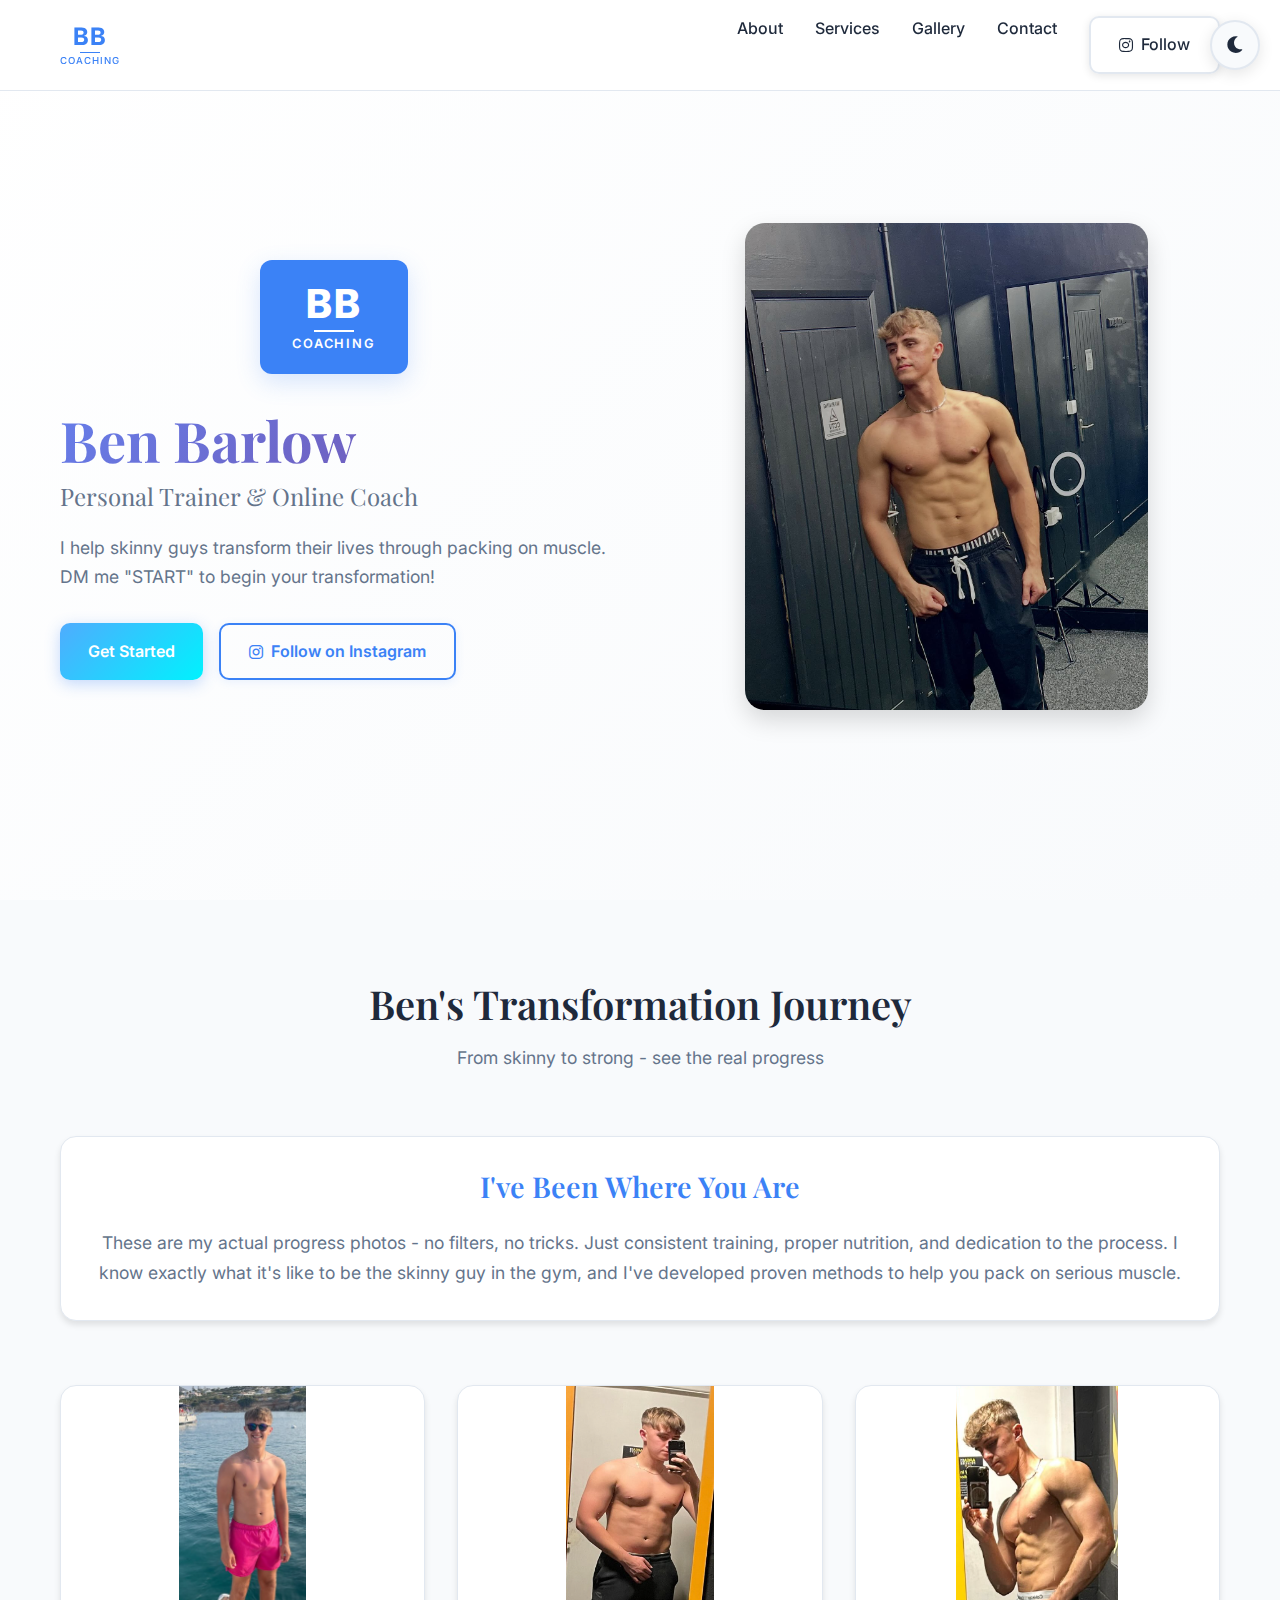
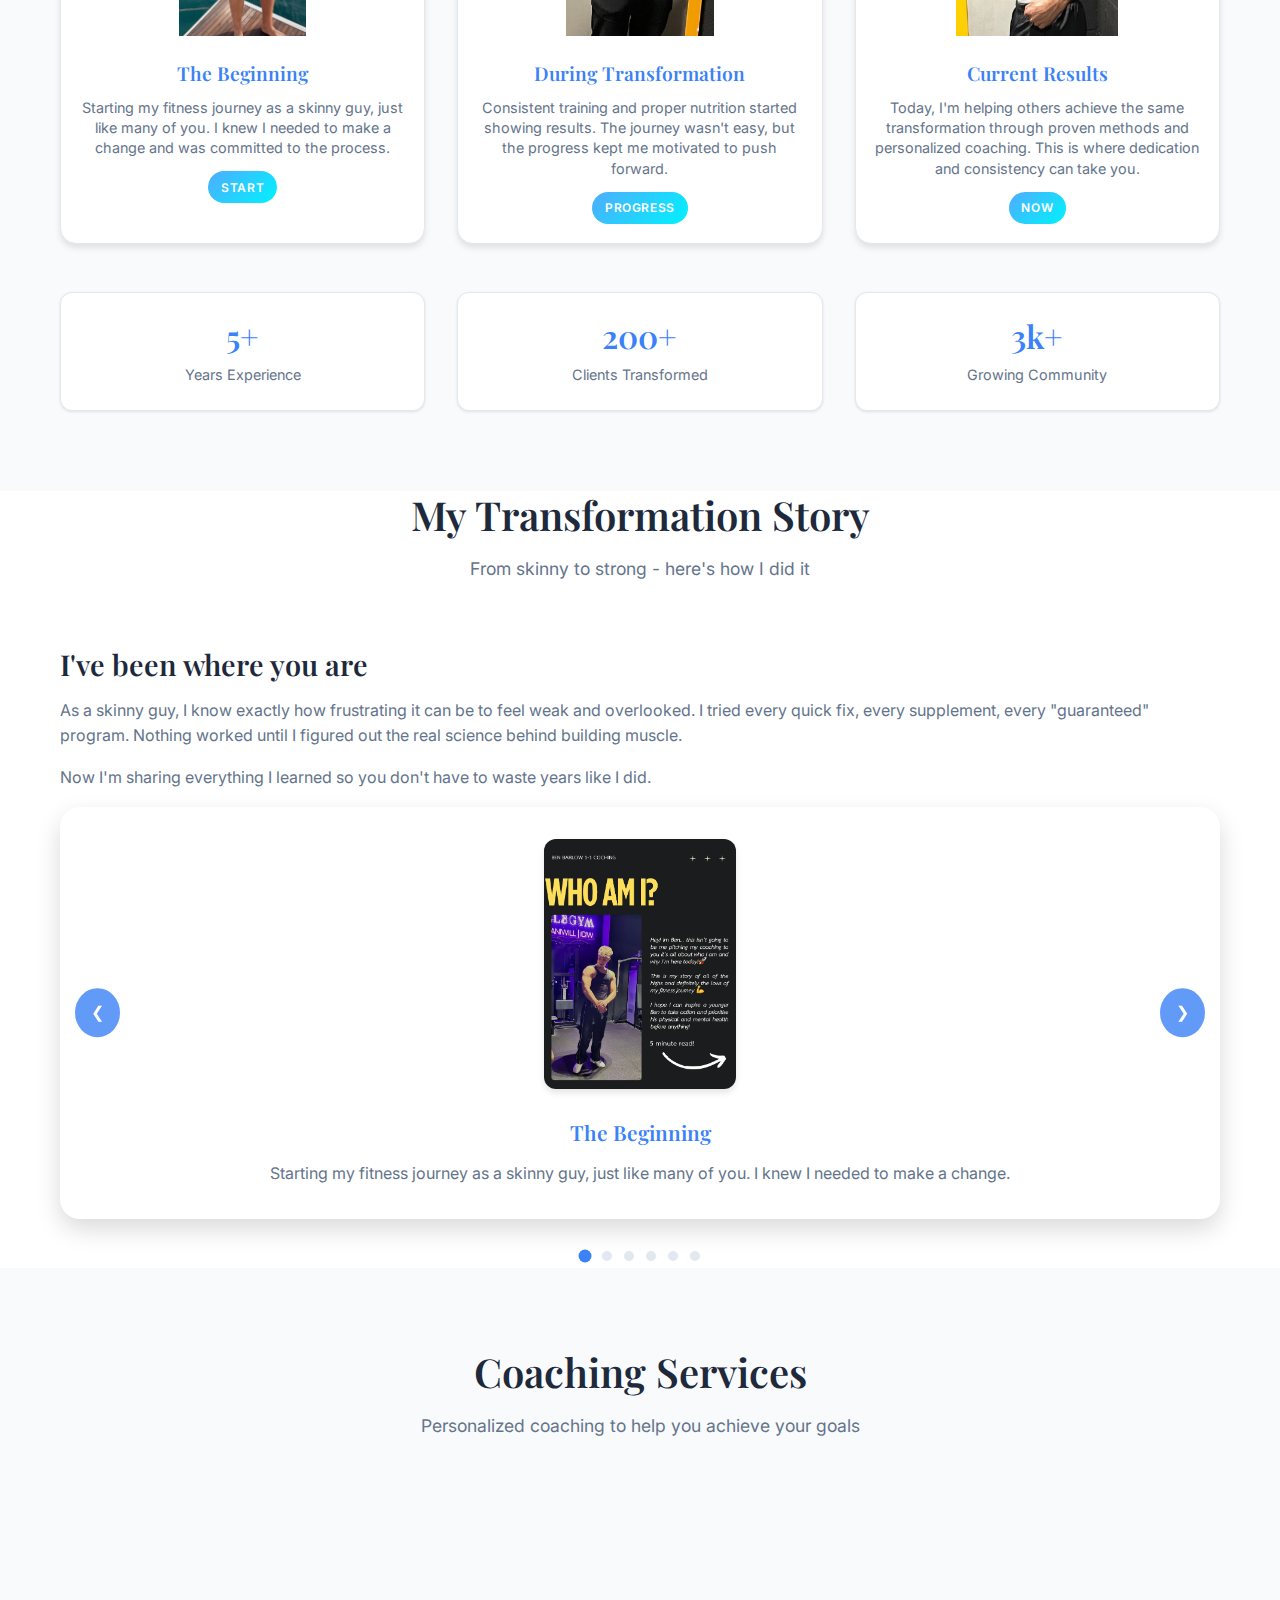
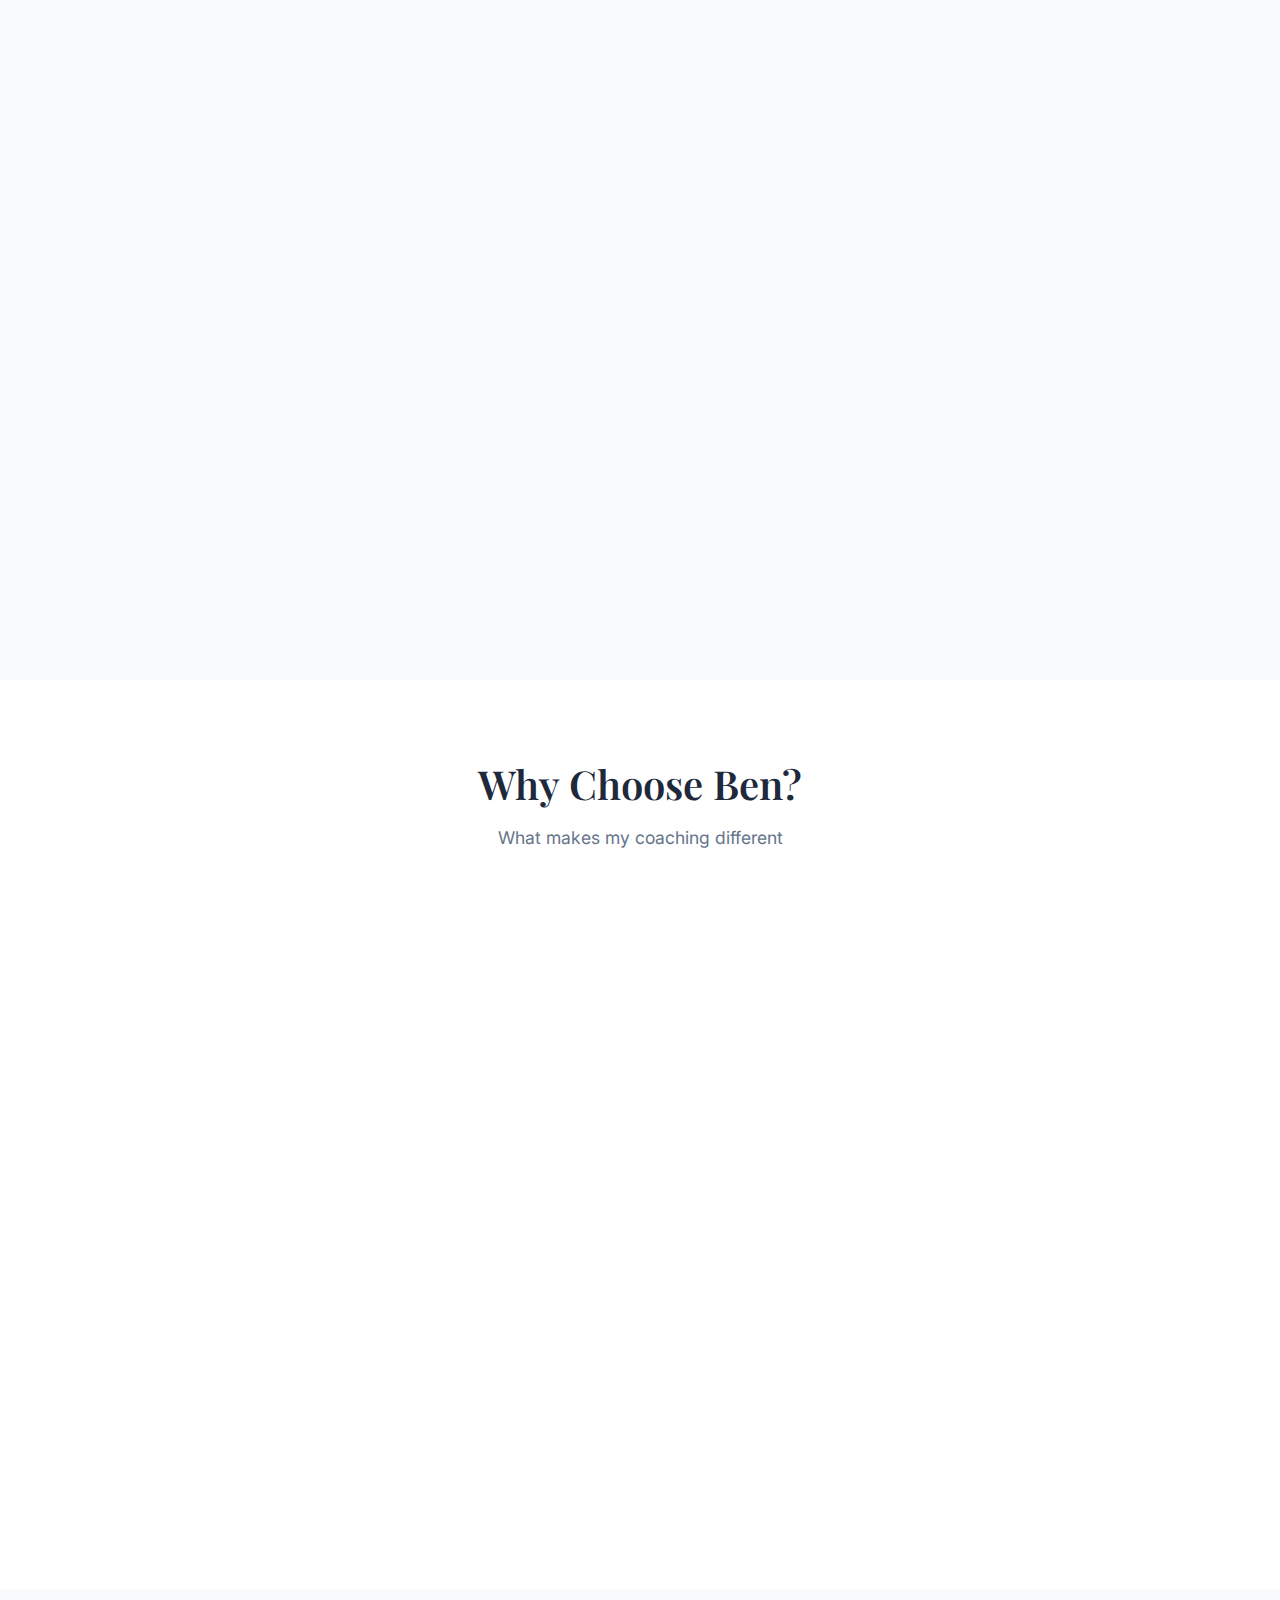
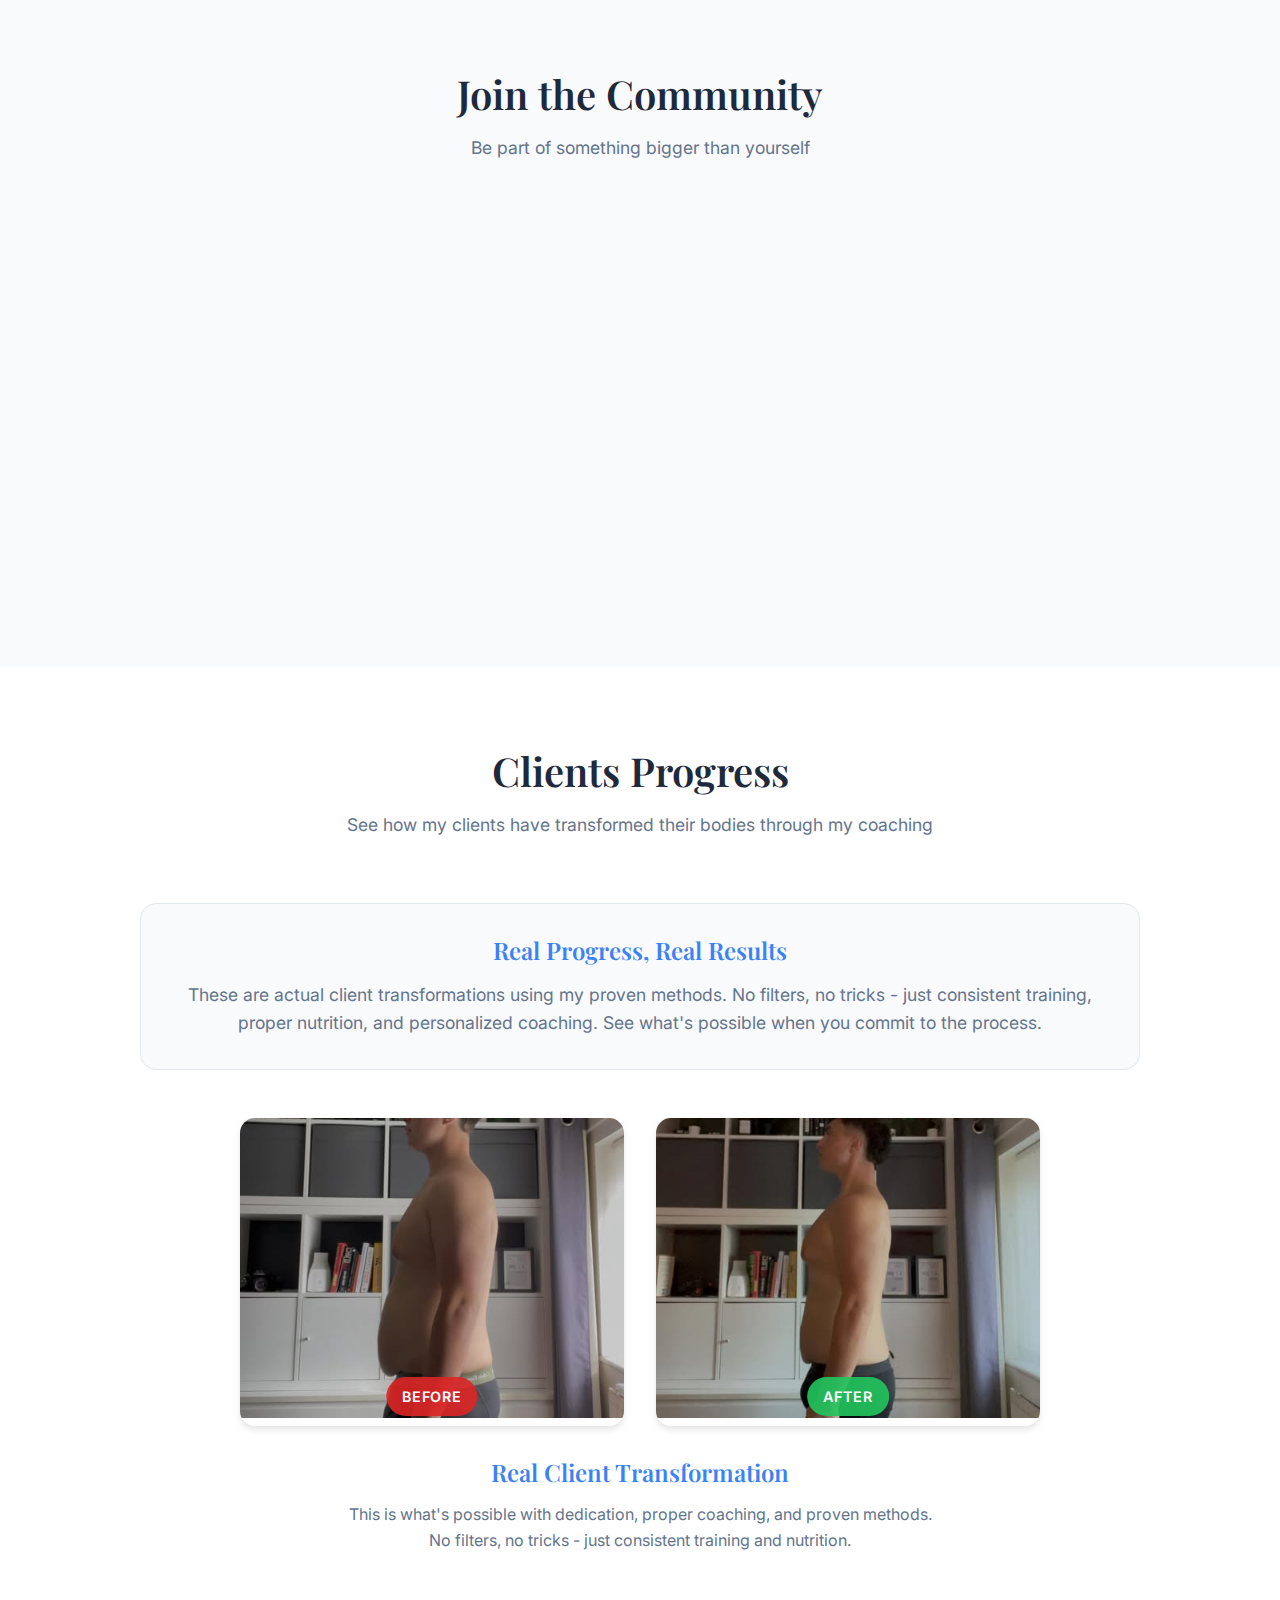
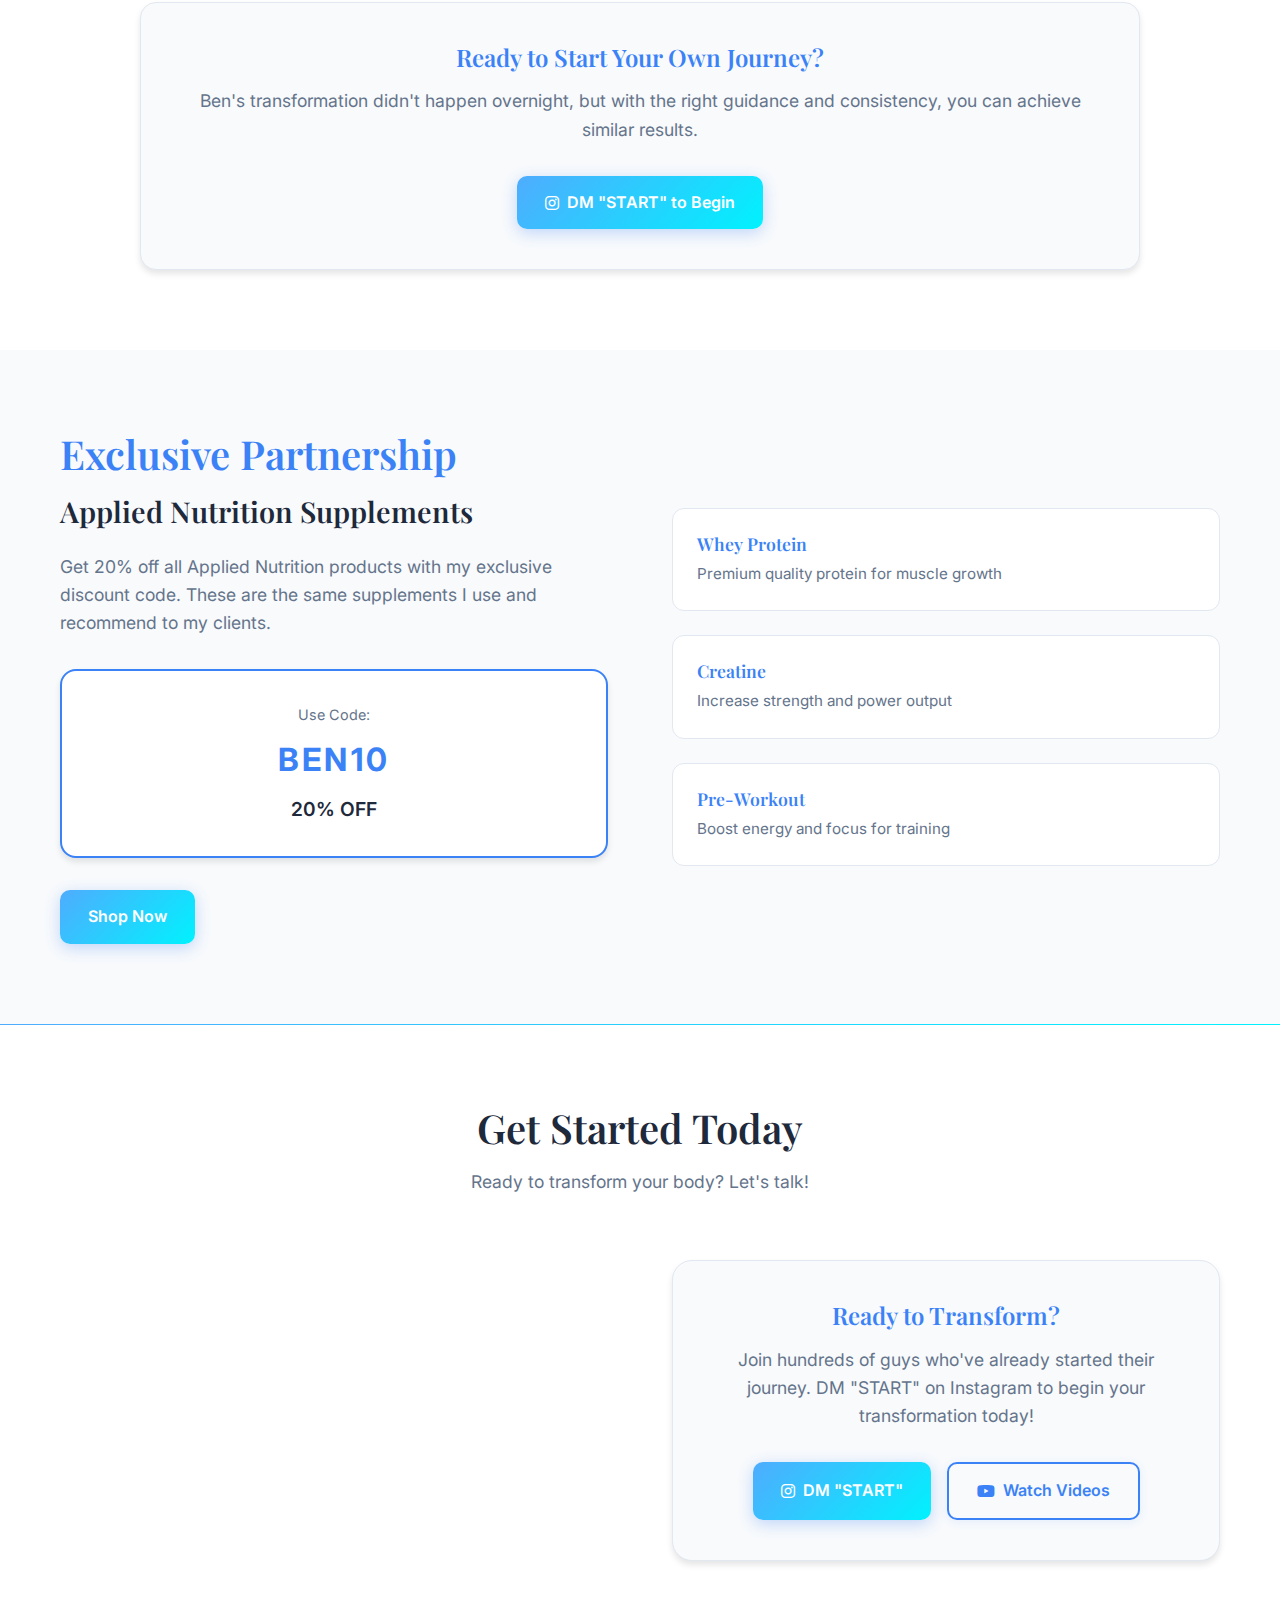
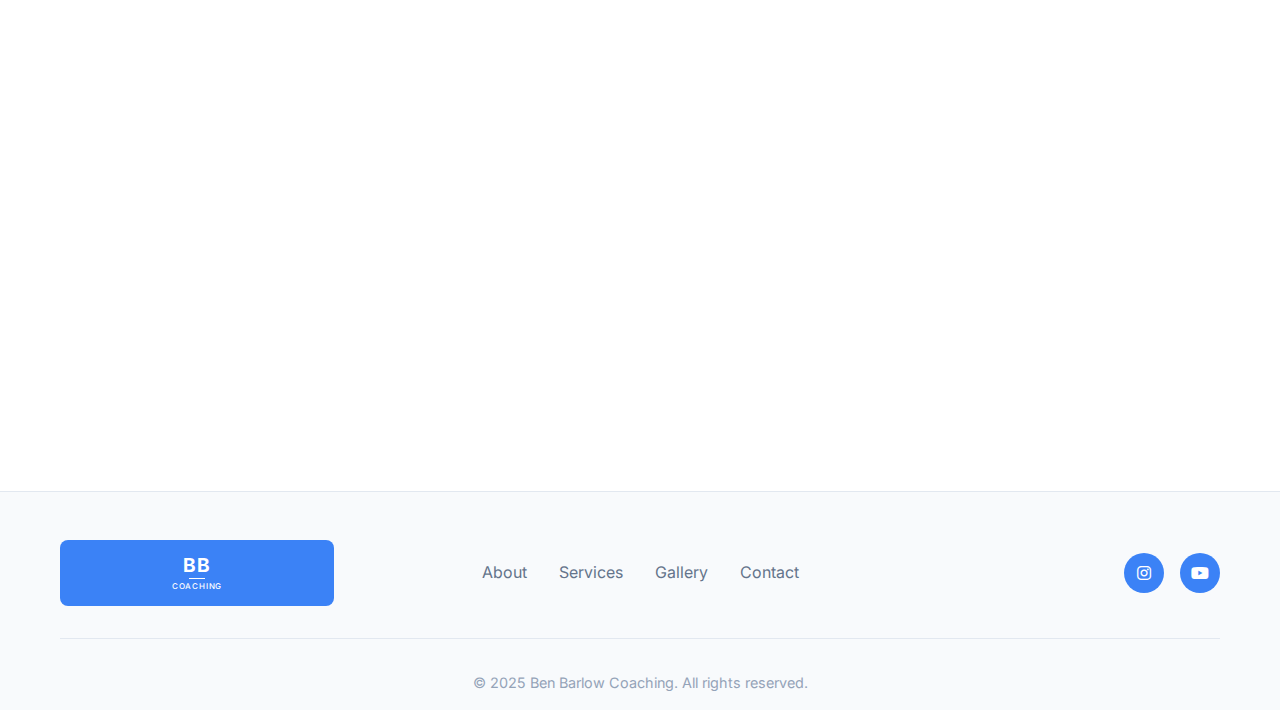
<file: index.html>
<!DOCTYPE html>
<html lang="en">
<head>
    <meta charset="UTF-8">
    <meta name="viewport" content="width=device-width, initial-scale=1.0">
    <title>Ben Barlow - Personal Trainer & Online Coach</title>
    <meta name="description" content="Transform your body with Ben Barlow's proven training methods. Specialized in helping skinny guys build muscle and confidence.">
    
    <!-- Google Fonts -->
    <link href="https://fonts.googleapis.com/css2?family=Inter:wght@300;400;500;600;700;800&family=Playfair+Display:wght@400;500;600;700&display=swap" rel="stylesheet">
    
    <!-- Font Awesome -->
    <link rel="stylesheet" href="https://cdnjs.cloudflare.com/ajax/libs/font-awesome/6.0.0/css/all.min.css">
    
    <!-- Custom CSS -->
    <link rel="stylesheet" href="styles.css">
</head>
<body>
    <!-- Theme Toggle -->
    <button id="theme-toggle" class="theme-toggle" aria-label="Toggle theme">
        <i class="fas fa-moon"></i>
    </button>

    <!-- Navigation -->
    <nav class="navbar">
        <div class="container">
            <div class="nav-content">
                <div class="nav-logo">
                    <div class="logo">
                        <div class="logo-letters">BB</div>
                        <div class="logo-line"></div>
                        <div class="logo-text">COACHING</div>
                    </div>
                </div>
                <button class="mobile-menu-toggle" aria-label="Toggle menu">
                    <i class="fas fa-bars"></i>
                </button>
                <div class="nav-links">
                    <a href="#about">About</a>
                    <a href="#services">Services</a>
                    <a href="#gallery">Gallery</a>
                    <a href="#contact">Contact</a>
                    <a href="https://www.instagram.com/benxbarlow" target="_blank" class="btn btn-outline">
                        <i class="fab fa-instagram"></i> Follow
                    </a>
                </div>
            </div>
        </div>
    </nav>

    <!-- Hero Section -->
    <section class="hero">
        <div class="container">
            <div class="hero-content">
                <div class="hero-text">
                    <div class="hero-logo">
                        <div class="logo">
                            <div class="logo-letters">BB</div>
                            <div class="logo-line"></div>
                            <div class="logo-text">COACHING</div>
                        </div>
                    </div>
                    <h1>Ben Barlow</h1>
                    <h2>Personal Trainer & Online Coach</h2>
                    <p class="hero-description">I help skinny guys transform their lives through packing on muscle. DM me "START" to begin your transformation!</p>
                    <div class="cta-buttons">
                        <a href="#contact" class="btn btn-primary">Get Started</a>
                        <a href="https://www.instagram.com/benxbarlow" target="_blank" class="btn btn-secondary">
                            <i class="fab fa-instagram"></i> Follow on Instagram
                        </a>
                    </div>
                </div>
                <div class="hero-image">
                    <img src="ben barlow image 1.png" alt="Ben Barlow - Personal Trainer">
                </div>
            </div>
        </div>
    </section>

    <!-- About Section -->
    <section id="about" class="about">
        <div class="container">
            <div class="section-header">
                <h2>Ben's Transformation Journey</h2>
                <p>From skinny to strong - see the real progress</p>
            </div>
            <div class="transformation-showcase">
                <div class="transformation-intro">
                    <h3>I've Been Where You Are</h3>
                    <p>These are my actual progress photos - no filters, no tricks. Just consistent training, proper nutrition, and dedication to the process. I know exactly what it's like to be the skinny guy in the gym, and I've developed proven methods to help you pack on serious muscle.</p>
                </div>
                <div class="transformation-timeline">
                    <div class="timeline-item">
                        <div class="timeline-image">
                            <img src="my story start.png" alt="Ben's Starting Point">
                        </div>
                        <div class="timeline-content">
                            <h4>The Beginning</h4>
                            <p>Starting my fitness journey as a skinny guy, just like many of you. I knew I needed to make a change and was committed to the process.</p>
                            <div class="timeline-marker">START</div>
                        </div>
                    </div>
                    <div class="timeline-item">
                        <div class="timeline-image">
                            <img src="my story during.png" alt="Ben's Progress">
                        </div>
                        <div class="timeline-content">
                            <h4>During Transformation</h4>
                            <p>Consistent training and proper nutrition started showing results. The journey wasn't easy, but the progress kept me motivated to push forward.</p>
                            <div class="timeline-marker">PROGRESS</div>
                        </div>
                    </div>
                    <div class="timeline-item">
                        <div class="timeline-image">
                            <img src="my story after.png" alt="Ben's Current Results">
                        </div>
                        <div class="timeline-content">
                            <h4>Current Results</h4>
                            <p>Today, I'm helping others achieve the same transformation through proven methods and personalized coaching. This is where dedication and consistency can take you.</p>
                            <div class="timeline-marker">NOW</div>
                        </div>
                    </div>
                </div>
                <div class="transformation-stats">
                    <div class="stat">
                        <h4>5+</h4>
                        <p>Years Experience</p>
                    </div>
                    <div class="stat">
                        <h4>200+</h4>
                        <p>Clients Transformed</p>
                    </div>
                    <div class="stat">
                        <h4>3k+</h4>
                        <p>Growing Community</p>
                    </div>
                </div>
            </div>
        </div>
    </section>

    <!-- My Transformation Story -->
    <section class="transformation-story">
        <div class="container">
            <div class="section-header">
                <h2>My Transformation Story</h2>
                <p>From skinny to strong - here's how I did it</p>
            </div>
            <div class="story-content">
                <div class="story-intro">
                    <h3>I've been where you are</h3>
                    <p>As a skinny guy, I know exactly how frustrating it can be to feel weak and overlooked. I tried every quick fix, every supplement, every "guaranteed" program. Nothing worked until I figured out the real science behind building muscle.</p>
                    <p>Now I'm sharing everything I learned so you don't have to waste years like I did.</p>
                </div>
                <div class="story-slideshow">
                    <div class="slideshow-container">
                        <div class="slide fade">
                            <div class="slide-content">
                                <div class="slide-image">
                                    <img src="who am i page 1.png" alt="Starting my journey">
                                </div>
                                <div class="slide-text">
                                    <h4>The Beginning</h4>
                                    <p>Starting my fitness journey as a skinny guy, just like many of you. I knew I needed to make a change.</p>
                                </div>
                            </div>
                        </div>
                        <div class="slide fade">
                            <div class="slide-content">
                                <div class="slide-image">
                                    <img src="who am i page 2.png" alt="Learning and growing">
                                </div>
                                <div class="slide-text">
                                    <h4>Learning & Growing</h4>
                                    <p>Studying nutrition, training methods, and understanding what really works for building muscle.</p>
                                </div>
                            </div>
                        </div>
                        <div class="slide fade">
                            <div class="slide-content">
                                <div class="slide-image">
                                    <img src="who am i page 3.png" alt="Consistent progress">
                                </div>
                                <div class="slide-text">
                                    <h4>Consistent Progress</h4>
                                    <p>Staying consistent with training and nutrition, even when progress seemed slow.</p>
                                </div>
                            </div>
                        </div>
                        <div class="slide fade">
                            <div class="slide-content">
                                <div class="slide-image">
                                    <img src="who am i page 4.png" alt="Breaking through">
                                </div>
                                <div class="slide-text">
                                    <h4>Breaking Through</h4>
                                    <p>Finding the right approach that worked for my body type and lifestyle.</p>
                                </div>
                            </div>
                        </div>
                        <div class="slide fade">
                            <div class="slide-content">
                                <div class="slide-image">
                                    <img src="who am i page 5.png" alt="Major changes">
                                </div>
                                <div class="slide-text">
                                    <h4>Major Changes</h4>
                                    <p>Seeing significant muscle growth and strength gains that changed everything.</p>
                                </div>
                            </div>
                        </div>
                        <div class="slide fade">
                            <div class="slide-content">
                                <div class="slide-image">
                                    <img src="who am i page 6.png" alt="Today">
                                </div>
                                <div class="slide-text">
                                    <h4>Today</h4>
                                    <p>Now helping others achieve the same transformation through proven methods and personalized coaching.</p>
                                </div>
                            </div>
                        </div>
                        
                        <!-- Navigation arrows -->
                        <a class="prev" onclick="changeSlide(-1)">&#10094;</a>
                        <a class="next" onclick="changeSlide(1)">&#10095;</a>
                    </div>
                    
                    <!-- Dots indicator -->
                    <div class="dots-container">
                        <span class="dot" onclick="currentSlide(1)"></span>
                        <span class="dot" onclick="currentSlide(2)"></span>
                        <span class="dot" onclick="currentSlide(3)"></span>
                        <span class="dot" onclick="currentSlide(4)"></span>
                        <span class="dot" onclick="currentSlide(5)"></span>
                        <span class="dot" onclick="currentSlide(6)"></span>
                    </div>
                </div>
            </div>
        </div>
    </section>

    <!-- Services Section -->
    <section id="services" class="services">
        <div class="container">
            <div class="section-header">
                <h2>Coaching Services</h2>
                <p>Personalized coaching to help you achieve your goals</p>
            </div>
            <div class="services-grid">
                <div class="service-card featured">
                    <div class="service-badge">Premium Service</div>
                    <div class="service-icon">
                        <i class="fas fa-user"></i>
                    </div>
                    <h3>1-on-1 Coaching</h3>
                    <p>Premium personal training with direct access to Ben. Includes video calls, form checks, and unlimited support.</p>
                    <ul>
                        <li>Custom workout plans</li>
                        <li>Weekly video calls</li>
                        <li>Form technique review</li>
                        <li>Priority support</li>
                        <li>Progress tracking</li>
                        <li>Unlimited messaging</li>
                    </ul>
                    <div class="service-price">Contact for pricing</div>
                    <a href="https://www.instagram.com/benxbarlow" target="_blank" class="btn btn-primary">
                        <i class="fab fa-instagram"></i> DM for Pricing
                    </a>
                </div>
                <div class="service-card">
                    <div class="service-icon">
                        <i class="fas fa-apple-alt"></i>
                    </div>
                    <h3>Nutrition Coaching</h3>
                    <p>Personalized nutrition guidance to fuel your transformation. Learn how to eat for muscle growth and fat loss.</p>
                    <ul>
                        <li>Custom meal plans</li>
                        <li>Macro calculations</li>
                        <li>Supplement guidance</li>
                        <li>Weekly check-ins</li>
                        <li>Recipe recommendations</li>
                        <li>Nutrition education</li>
                    </ul>
                    <div class="service-price">Contact for pricing</div>
                    <a href="https://www.instagram.com/benxbarlow" target="_blank" class="btn btn-primary">
                        <i class="fab fa-instagram"></i> DM for Pricing
                    </a>
                </div>
            </div>
        </div>
    </section>

    <!-- Why Choose Ben Section -->
    <section class="credentials">
        <div class="container">
            <div class="section-header">
                <h2>Why Choose Ben?</h2>
                <p>What makes my coaching different</p>
            </div>
            <div class="credentials-grid">
                <div class="credential-item">
                    <div class="credential-icon">
                        <i class="fas fa-user-check"></i>
                    </div>
                    <h3>Proven Results</h3>
                    <p>200+ successful transformations with real before and after photos</p>
                </div>
                <div class="credential-item">
                    <div class="credential-icon">
                        <i class="fas fa-brain"></i>
                    </div>
                    <h3>Science-Based Approach</h3>
                    <p>Methods backed by research and years of practical experience</p>
                </div>
                <div class="credential-item">
                    <div class="credential-icon">
                        <i class="fas fa-heart"></i>
                    </div>
                    <h3>Personal Experience</h3>
                    <p>I've been where you are - skinny, frustrated, and ready for change</p>
                </div>
                <div class="credential-item">
                    <div class="credential-icon">
                        <i class="fas fa-mobile-alt"></i>
                    </div>
                    <h3>Always Available</h3>
                    <p>Direct access to me through Instagram DMs and coaching platform</p>
                </div>
                <div class="credential-item">
                    <div class="credential-icon">
                        <i class="fas fa-chart-line"></i>
                    </div>
                    <h3>Tracked Progress</h3>
                    <p>Weekly check-ins and adjustments to keep you on track</p>
                </div>
                <div class="credential-item">
                    <div class="credential-icon">
                        <i class="fas fa-shield-alt"></i>
                    </div>
                    <h3>Money-Back Guarantee</h3>
                    <p>30-day satisfaction guarantee - if you're not happy, get your money back</p>
                </div>
                <div class="credential-item">
                    <div class="credential-icon">
                        <i class="fas fa-users"></i>
                    </div>
                    <h3>Community Support</h3>
                    <p>Join a community of guys supporting each other's transformations</p>
                </div>
                <div class="credential-item">
                    <div class="credential-icon">
                        <i class="fas fa-clock"></i>
                    </div>
                    <h3>Flexible Scheduling</h3>
                    <p>Workouts and nutrition that fit your lifestyle and schedule</p>
                </div>
            </div>
        </div>
    </section>

    <!-- Social Proof Section -->
    <section class="testimonials">
        <div class="container">
            <div class="section-header">
                <h2>Join the Community</h2>
                <p>Be part of something bigger than yourself</p>
            </div>
            <div class="testimonials-grid">
                <div class="testimonial-card">
                    <div class="social-icon">
                        <i class="fab fa-instagram"></i>
                    </div>
                    <h3>3k+ Followers</h3>
                    <p>Join thousands of guys on their transformation journey. Get daily motivation, tips, and see real progress from the community.</p>
                    <div class="testimonial-author">
                        <strong>Instagram Community</strong>
                        <span>Growing every day</span>
                    </div>
                </div>
                <div class="testimonial-card">
                    <div class="social-icon">
                        <i class="fab fa-youtube"></i>
                    </div>
                    <h3>YouTube Channel</h3>
                    <p>Watch transformation stories, training tutorials, and nutrition guides. Learn from real experiences and proven methods.</p>
                    <div class="testimonial-author">
                        <strong>Educational Content</strong>
                        <span>Free resources available</span>
                    </div>
                </div>
                <div class="testimonial-card">
                    <div class="social-icon">
                        <i class="fas fa-users"></i>
                    </div>
                    <h3>Supportive Community</h3>
                    <p>Connect with like-minded guys who understand the struggle. Share progress, get advice, and stay motivated together.</p>
                    <div class="testimonial-author">
                        <strong>Peer Support</strong>
                        <span>You're not alone</span>
                    </div>
                </div>
            </div>
        </div>
    </section>

    <!-- Progress Gallery Section -->
    <section id="gallery" class="gallery">
        <div class="container">
            <div class="section-header">
                <h2>Clients Progress</h2>
                <p>See how my clients have transformed their bodies through my coaching</p>
            </div>
            <div class="progress-showcase">
                <div class="progress-intro">
                    <h3>Real Progress, Real Results</h3>
                    <p>These are actual client transformations using my proven methods. No filters, no tricks - just consistent training, proper nutrition, and personalized coaching. See what's possible when you commit to the process.</p>
                </div>
                <div class="progress-comparison">
                    <div class="comparison-container">
                        <div class="comparison-item before">
                            <div class="comparison-image">
                                <img src="before picture 1.png" alt="Client Before">
                            </div>
                            <div class="comparison-label">BEFORE</div>
                        </div>
                        <div class="comparison-item after">
                            <div class="comparison-image">
                                <img src="after picture 1.png" alt="Client After">
                            </div>
                            <div class="comparison-label">AFTER</div>
                        </div>
                    </div>
                    <div class="comparison-info">
                        <h4>Real Client Transformation</h4>
                        <p>This is what's possible with dedication, proper coaching, and proven methods. No filters, no tricks - just consistent training and nutrition.</p>
                    </div>
                </div>
                <div class="progress-cta">
                    <h3>Ready to Start Your Own Journey?</h3>
                    <p>Ben's transformation didn't happen overnight, but with the right guidance and consistency, you can achieve similar results.</p>
                    <a href="https://www.instagram.com/benxbarlow" target="_blank" class="btn btn-primary">
                        <i class="fab fa-instagram"></i> DM "START" to Begin
                    </a>
                </div>
            </div>
        </div>
    </section>

    <!-- Applied Nutrition Partnership -->
    <section class="partnership">
        <div class="container">
            <div class="partnership-content">
                <div class="partnership-text">
                    <h2>Exclusive Partnership</h2>
                    <h3>Applied Nutrition Supplements</h3>
                    <p>Get 20% off all Applied Nutrition products with my exclusive discount code. These are the same supplements I use and recommend to my clients.</p>
                    <div class="discount-code">
                        <div class="code-label">Use Code:</div>
                        <div class="code">BEN10</div>
                        <div class="discount">20% OFF</div>
                    </div>
                    <a href="https://appliednutrition.co.uk" target="_blank" class="btn btn-primary">Shop Now</a>
                </div>
                <div class="supplement-showcase">
                    <div class="supplement-item">
                        <h4>Whey Protein</h4>
                        <p>Premium quality protein for muscle growth</p>
                    </div>
                    <div class="supplement-item">
                        <h4>Creatine</h4>
                        <p>Increase strength and power output</p>
                    </div>
                    <div class="supplement-item">
                        <h4>Pre-Workout</h4>
                        <p>Boost energy and focus for training</p>
                    </div>
                </div>
            </div>
        </div>
    </section>

    <!-- Contact Section -->
    <section id="contact" class="contact">
        <div class="container">
            <div class="section-header">
                <h2>Get Started Today</h2>
                <p>Ready to transform your body? Let's talk!</p>
            </div>
            <div class="contact-content">
                <div class="contact-info">
                    <div class="contact-item">
                        <div class="contact-icon">
                            <i class="fab fa-instagram"></i>
                        </div>
                        <div class="contact-details">
                            <h3>Instagram</h3>
                            <p>Follow for daily tips and motivation</p>
                            <a href="https://www.instagram.com/benxbarlow" target="_blank" class="contact-link">@benxbarlow</a>
                        </div>
                    </div>
                    <div class="contact-item">
                        <div class="contact-icon">
                            <i class="fab fa-youtube"></i>
                        </div>
                        <div class="contact-details">
                            <h3>YouTube</h3>
                            <p>Training videos and transformation stories</p>
                            <a href="https://www.youtube.com/@benxbarlow?si=7_Uwnp01_hdeN9hE&sub_confirmation=1" target="_blank" class="contact-link">Subscribe</a>
                        </div>
                    </div>
                    <div class="contact-item">
                        <div class="contact-icon">
                            <i class="fas fa-envelope"></i>
                        </div>
                        <div class="contact-details">
                            <h3>DM "START"</h3>
                            <p>Ready to begin your transformation?</p>
                            <a href="https://www.instagram.com/benxbarlow" target="_blank" class="contact-link">Get Started</a>
                        </div>
                    </div>
                </div>
                <div class="contact-cta">
                    <div class="cta-content">
                        <h3>Ready to Transform?</h3>
                        <p>Join hundreds of guys who've already started their journey. DM "START" on Instagram to begin your transformation today!</p>
                        <div class="cta-buttons">
                            <a href="https://www.instagram.com/benxbarlow" target="_blank" class="btn btn-primary">
                                <i class="fab fa-instagram"></i> DM "START"
                            </a>
                            <a href="https://www.youtube.com/@benxbarlow?si=7_Uwnp01_hdeN9hE&sub_confirmation=1" target="_blank" class="btn btn-secondary">
                                <i class="fab fa-youtube"></i> Watch Videos
                            </a>
                        </div>
                    </div>
                </div>
            </div>
        </div>
    </section>

    <!-- Footer -->
    <footer class="footer">
        <div class="container">
            <div class="footer-content">
                <div class="footer-logo">
                    <div class="logo">
                        <div class="logo-letters">BB</div>
                        <div class="logo-line"></div>
                        <div class="logo-text">COACHING</div>
                    </div>
                </div>
                <div class="footer-links">
                    <a href="#about">About</a>
                    <a href="#services">Services</a>
                    <a href="#gallery">Gallery</a>
                    <a href="#contact">Contact</a>
                </div>
                <div class="footer-social">
                    <a href="https://www.instagram.com/benxbarlow" target="_blank" class="social-link">
                        <i class="fab fa-instagram"></i>
                    </a>
                    <a href="https://www.youtube.com/@benxbarlow?si=7_Uwnp01_hdeN9hE&sub_confirmation=1" target="_blank" class="social-link">
                        <i class="fab fa-youtube"></i>
                    </a>
                </div>
            </div>
            <div class="footer-bottom">
                <p>&copy; 2025 Ben Barlow Coaching. All rights reserved.</p>
            </div>
        </div>
    </footer>

    <!-- Custom JavaScript -->
    <script src="script.js"></script>
</body>
</html>
</file>
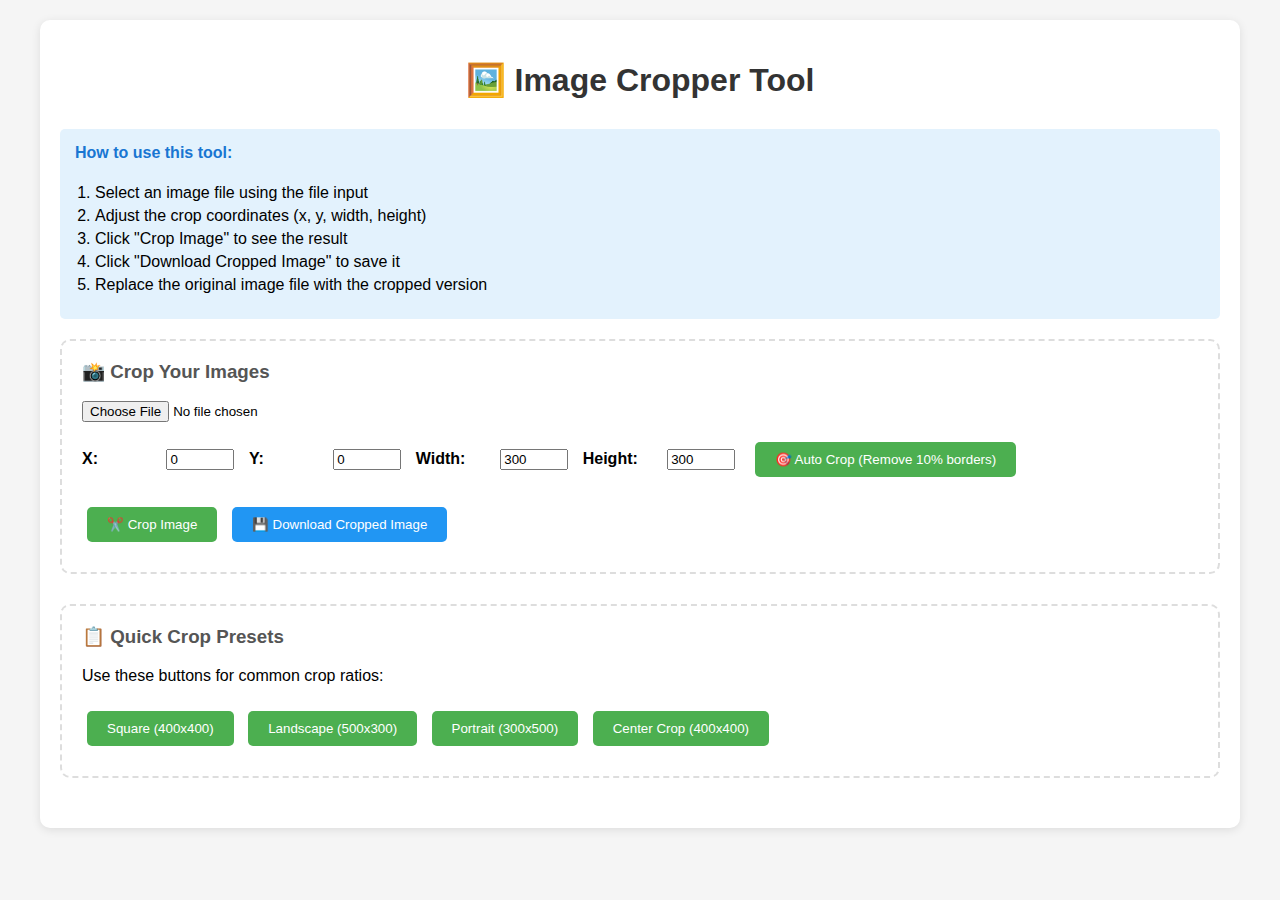
<file: image-cropper.html>
<!DOCTYPE html>
<html lang="en">
<head>
    <meta charset="UTF-8">
    <meta name="viewport" content="width=device-width, initial-scale=1.0">
    <title>Image Cropper Tool</title>
    <style>
        body {
            font-family: Arial, sans-serif;
            max-width: 1200px;
            margin: 0 auto;
            padding: 20px;
            background: #f5f5f5;
        }
        .container {
            background: white;
            padding: 20px;
            border-radius: 10px;
            box-shadow: 0 2px 10px rgba(0,0,0,0.1);
        }
        h1 {
            text-align: center;
            color: #333;
            margin-bottom: 30px;
        }
        .image-section {
            margin-bottom: 30px;
            padding: 20px;
            border: 2px dashed #ddd;
            border-radius: 10px;
        }
        .image-section h3 {
            margin-top: 0;
            color: #555;
        }
        .image-container {
            position: relative;
            display: inline-block;
            margin: 10px;
        }
        .original-image {
            max-width: 300px;
            max-height: 300px;
            border: 2px solid #ccc;
            border-radius: 5px;
        }
        .cropped-image {
            max-width: 300px;
            max-height: 300px;
            border: 2px solid #4CAF50;
            border-radius: 5px;
            margin-left: 20px;
        }
        .crop-controls {
            margin: 10px 0;
        }
        .crop-controls label {
            display: inline-block;
            width: 80px;
            font-weight: bold;
        }
        .crop-controls input {
            width: 60px;
            margin-right: 10px;
        }
        .crop-button {
            background: #4CAF50;
            color: white;
            border: none;
            padding: 10px 20px;
            border-radius: 5px;
            cursor: pointer;
            margin: 10px 5px;
        }
        .crop-button:hover {
            background: #45a049;
        }
        .download-button {
            background: #2196F3;
            color: white;
            border: none;
            padding: 10px 20px;
            border-radius: 5px;
            cursor: pointer;
            margin: 10px 5px;
        }
        .download-button:hover {
            background: #1976D2;
        }
        .instructions {
            background: #e3f2fd;
            padding: 15px;
            border-radius: 5px;
            margin-bottom: 20px;
        }
        .instructions h4 {
            margin-top: 0;
            color: #1976d2;
        }
        .instructions ol {
            margin: 10px 0;
            padding-left: 20px;
        }
        .instructions li {
            margin: 5px 0;
        }
    </style>
</head>
<body>
    <div class="container">
        <h1>🖼️ Image Cropper Tool</h1>
        
        <div class="instructions">
            <h4>How to use this tool:</h4>
            <ol>
                <li>Select an image file using the file input</li>
                <li>Adjust the crop coordinates (x, y, width, height)</li>
                <li>Click "Crop Image" to see the result</li>
                <li>Click "Download Cropped Image" to save it</li>
                <li>Replace the original image file with the cropped version</li>
            </ol>
        </div>

        <div class="image-section">
            <h3>📸 Crop Your Images</h3>
            <input type="file" id="imageInput" accept="image/*">
            
            <div class="crop-controls">
                <label>X:</label>
                <input type="number" id="cropX" value="0" min="0">
                <label>Y:</label>
                <input type="number" id="cropY" value="0" min="0">
                <label>Width:</label>
                <input type="number" id="cropWidth" value="300" min="1">
                <label>Height:</label>
                <input type="number" id="cropHeight" value="300" min="1">
            </div>
            
            <button class="crop-button" onclick="cropImage()">✂️ Crop Image</button>
            <button class="download-button" onclick="downloadImage()" id="downloadBtn" disabled>💾 Download Cropped Image</button>
            
            <div id="imagePreview"></div>
        </div>

        <div class="image-section">
            <h3>📋 Quick Crop Presets</h3>
            <p>Use these buttons for common crop ratios:</p>
            <button class="crop-button" onclick="setCropPreset(0, 0, 400, 400)">Square (400x400)</button>
            <button class="crop-button" onclick="setCropPreset(0, 0, 500, 300)">Landscape (500x300)</button>
            <button class="crop-button" onclick="setCropPreset(0, 0, 300, 500)">Portrait (300x500)</button>
            <button class="crop-button" onclick="setCropPreset(50, 50, 400, 400)">Center Crop (400x400)</button>
        </div>
    </div>

    <script>
        let currentImage = null;
        let croppedCanvas = null;

        document.getElementById('imageInput').addEventListener('change', function(e) {
            const file = e.target.files[0];
            if (file) {
                const reader = new FileReader();
                reader.onload = function(e) {
                    currentImage = new Image();
                    currentImage.onload = function() {
                        displayImage();
                    };
                    currentImage.src = e.target.result;
                };
                reader.readAsDataURL(file);
            }
        });

        function displayImage() {
            const preview = document.getElementById('imagePreview');
            preview.innerHTML = `
                <div class="image-container">
                    <h4>Original Image (${currentImage.width}x${currentImage.height})</h4>
                    <img src="${currentImage.src}" class="original-image" alt="Original">
                </div>
                <div class="image-container">
                    <h4>Cropped Image</h4>
                    <canvas id="croppedCanvas" class="cropped-image" style="display: none;"></canvas>
                    <img id="croppedPreview" class="cropped-image" style="display: none;" alt="Cropped">
                </div>
            `;
            
            // Set default crop values
            document.getElementById('cropWidth').value = Math.min(400, currentImage.width);
            document.getElementById('cropHeight').value = Math.min(400, currentImage.height);
        }

        function cropImage() {
            if (!currentImage) {
                alert('Please select an image first!');
                return;
            }

            const x = parseInt(document.getElementById('cropX').value);
            const y = parseInt(document.getElementById('cropY').value);
            const width = parseInt(document.getElementById('cropWidth').value);
            const height = parseInt(document.getElementById('cropHeight').value);

            // Validate crop parameters
            if (x < 0 || y < 0 || width <= 0 || height <= 0) {
                alert('Invalid crop parameters!');
                return;
            }

            if (x + width > currentImage.width || y + height > currentImage.height) {
                alert('Crop area exceeds image boundaries!');
                return;
            }

            // Create canvas for cropped image
            const canvas = document.createElement('canvas');
            const ctx = canvas.getContext('2d');
            
            canvas.width = width;
            canvas.height = height;

            // Draw cropped portion
            ctx.drawImage(
                currentImage,
                x, y, width, height,
                0, 0, width, height
            );

            // Display cropped image
            const croppedPreview = document.getElementById('croppedPreview');
            croppedPreview.src = canvas.toDataURL('image/png');
            croppedPreview.style.display = 'block';

            // Store canvas for download
            croppedCanvas = canvas;

            // Enable download button
            document.getElementById('downloadBtn').disabled = false;
        }

        function downloadImage() {
            if (!croppedCanvas) {
                alert('Please crop an image first!');
                return;
            }

            // Create download link
            const link = document.createElement('a');
            link.download = 'cropped-image.png';
            link.href = croppedCanvas.toDataURL('image/png');
            link.click();
        }

        function setCropPreset(x, y, width, height) {
            document.getElementById('cropX').value = x;
            document.getElementById('cropY').value = y;
            document.getElementById('cropWidth').value = width;
            document.getElementById('cropHeight').value = height;
        }

        // Auto-crop function for removing borders
        function autoCrop() {
            if (!currentImage) return;

            // Simple auto-crop: remove 10% from each side
            const marginX = Math.floor(currentImage.width * 0.1);
            const marginY = Math.floor(currentImage.height * 0.1);
            
            const x = marginX;
            const y = marginY;
            const width = currentImage.width - (marginX * 2);
            const height = currentImage.height - (marginY * 2);

            setCropPreset(x, y, width, height);
            cropImage();
        }

        // Add auto-crop button
        document.addEventListener('DOMContentLoaded', function() {
            const autoCropBtn = document.createElement('button');
            autoCropBtn.className = 'crop-button';
            autoCropBtn.innerHTML = '🎯 Auto Crop (Remove 10% borders)';
            autoCropBtn.onclick = autoCrop;
            document.querySelector('.crop-controls').appendChild(autoCropBtn);
        });
    </script>
</body>
</html>
</file>
<file: styles.css>
/* CSS Variables for Theme Support */
:root {
    /* Light Theme */
    --bg-primary: #ffffff;
    --bg-primary-rgb: 255, 255, 255;
    --bg-secondary: #f8fafc;
    --bg-tertiary: #f1f5f9;
    --text-primary: #1e293b;
    --text-secondary: #64748b;
    --text-tertiary: #94a3b8;
    --accent-color: #3b82f6;
    --accent-hover: #2563eb;
    --border-color: #e2e8f0;
    --shadow-light: 0 1px 3px rgba(0, 0, 0, 0.1);
    --shadow-medium: 0 4px 6px rgba(0, 0, 0, 0.1);
    --shadow-heavy: 0 10px 25px rgba(0, 0, 0, 0.15);
    --gradient-primary: linear-gradient(135deg, #667eea 0%, #764ba2 100%);
    --gradient-secondary: linear-gradient(135deg, #f093fb 0%, #f5576c 100%);
    --gradient-accent: linear-gradient(135deg, #4facfe 0%, #00f2fe 100%);
}

body.dark {
    /* Dark Theme */
    --bg-primary: #0f172a;
    --bg-primary-rgb: 15, 23, 42;
    --bg-secondary: #1e293b;
    --bg-tertiary: #334155;
    --text-primary: #f8fafc;
    --text-secondary: #cbd5e1;
    --text-tertiary: #94a3b8;
    --accent-color: #60a5fa;
    --accent-hover: #3b82f6;
    --border-color: #475569;
    --shadow-light: 0 1px 3px rgba(0, 0, 0, 0.3);
    --shadow-medium: 0 4px 6px rgba(0, 0, 0, 0.3);
    --shadow-heavy: 0 10px 25px rgba(0, 0, 0, 0.4);
    --gradient-primary: linear-gradient(135deg, #667eea 0%, #764ba2 100%);
    --gradient-secondary: linear-gradient(135deg, #f093fb 0%, #f5576c 100%);
    --gradient-accent: linear-gradient(135deg, #4facfe 0%, #00f2fe 100%);
}

/* Reset and Base Styles */
* {
    margin: 0;
    padding: 0;
    box-sizing: border-box;
}

html {
    scroll-behavior: smooth;
}

body {
    font-family: 'Inter', sans-serif;
    line-height: 1.6;
    color: var(--text-primary);
    background-color: var(--bg-primary);
    transition: background-color 0.3s ease, color 0.3s ease;
}

.container {
    max-width: 1200px;
    margin: 0 auto;
    padding: 0 20px;
}

/* Typography */
h1, h2, h3, h4, h5, h6 {
    font-family: 'Playfair Display', serif;
    font-weight: 600;
    line-height: 1.2;
    margin-bottom: 1rem;
}

h1 {
    font-size: 3.5rem;
    font-weight: 700;
}

h2 {
    font-size: 2.5rem;
    font-weight: 600;
}

h3 {
    font-size: 1.8rem;
    font-weight: 600;
}

p {
    margin-bottom: 1rem;
    color: var(--text-secondary);
}

/* Buttons */
.btn {
    display: inline-flex;
    align-items: center;
    justify-content: center;
    gap: 0.5rem;
    padding: 14px 28px;
    border: none;
    border-radius: 10px;
    font-weight: 600;
    text-decoration: none;
    cursor: pointer;
    transition: all 0.3s ease;
    font-size: 1rem;
    min-height: 48px;
    position: relative;
    overflow: hidden;
}

.btn:focus {
    outline: 3px solid var(--accent-color);
    outline-offset: 2px;
}

.btn:focus:not(:focus-visible) {
    outline: none;
}

.btn-primary {
    background: var(--gradient-accent);
    color: white;
    box-shadow: 0 4px 15px rgba(59, 130, 246, 0.3);
}

.btn-primary:hover {
    transform: translateY(-2px);
    box-shadow: 0 8px 25px rgba(59, 130, 246, 0.4);
}

.btn-primary:active {
    transform: translateY(0);
    box-shadow: 0 2px 10px rgba(59, 130, 246, 0.3);
}

.btn-secondary {
    background: transparent;
    color: var(--accent-color);
    border: 2px solid var(--accent-color);
    box-shadow: 0 2px 10px rgba(59, 130, 246, 0.1);
}

.btn-secondary:hover {
    background: var(--accent-color);
    color: white;
    transform: translateY(-2px);
    box-shadow: 0 6px 20px rgba(59, 130, 246, 0.3);
}

.btn-secondary:active {
    transform: translateY(0);
    box-shadow: 0 2px 10px rgba(59, 130, 246, 0.2);
}

.btn-outline {
    background: transparent;
    color: var(--text-primary);
    border: 2px solid var(--border-color);
    box-shadow: 0 2px 8px rgba(0, 0, 0, 0.1);
}

.btn-outline:hover {
    background: var(--accent-color);
    color: white;
    border-color: var(--accent-color);
    transform: translateY(-2px);
    box-shadow: 0 6px 20px rgba(59, 130, 246, 0.3);
}

.btn-outline:active {
    transform: translateY(0);
    box-shadow: 0 2px 10px rgba(59, 130, 246, 0.2);
}

/* BB COACHING Logo */
.logo {
    display: flex;
    flex-direction: column;
    align-items: center;
    gap: 2px;
}

.logo-letters {
    font-size: 1.5rem;
    font-weight: 700;
    color: var(--accent-color);
    letter-spacing: 0.05em;
    line-height: 1;
}

.logo-line {
    width: 20px;
    height: 1px;
    background: var(--accent-color);
    margin: 1px 0;
}

.logo-text {
    font-size: 0.6rem;
    font-weight: 500;
    color: var(--accent-color);
    letter-spacing: 0.1em;
    line-height: 1;
}

/* Hero Logo */
.hero-logo {
    margin-bottom: 2rem;
    display: flex;
    justify-content: center;
}

.hero-logo .logo {
    background: var(--accent-color);
    padding: 1.5rem 2rem;
    border-radius: 12px;
    box-shadow: 0 8px 24px rgba(59, 130, 246, 0.2);
}

.hero-logo .logo-letters {
    font-size: 2.5rem;
    color: white;
    font-weight: 800;
}

.hero-logo .logo-line {
    width: 40px;
    height: 2px;
    background: white;
    margin: 4px 0;
}

.hero-logo .logo-text {
    font-size: 0.8rem;
    color: white;
    font-weight: 600;
    letter-spacing: 0.15em;
}

/* Theme Toggle Button */
.theme-toggle {
    position: fixed;
    top: 20px;
    right: 20px;
    z-index: 1000;
    background: var(--bg-secondary);
    border: 2px solid var(--border-color);
    border-radius: 50%;
    width: 50px;
    height: 50px;
    display: flex;
    align-items: center;
    justify-content: center;
    cursor: pointer;
    transition: all 0.3s ease;
    box-shadow: 0 4px 15px rgba(0, 0, 0, 0.1);
}

.theme-toggle:hover {
    transform: scale(1.1);
    box-shadow: 0 6px 20px rgba(0, 0, 0, 0.15);
    border-color: var(--accent-color);
}

.theme-toggle:focus {
    outline: 3px solid var(--accent-color);
    outline-offset: 2px;
}

.theme-toggle i {
    font-size: 1.2rem;
    color: var(--text-primary);
    transition: all 0.3s ease;
}

.theme-toggle.active {
    background: var(--accent-color);
    border-color: var(--accent-color);
}

.theme-toggle.active i {
    color: white;
}

/* Navigation */
.navbar {
    position: fixed;
    top: 0;
    left: 0;
    right: 0;
    background: rgba(var(--bg-primary-rgb), 0.95);
    backdrop-filter: blur(10px);
    border-bottom: 1px solid var(--border-color);
    z-index: 999;
    transition: all 0.3s ease;
}

.mobile-menu-toggle {
    display: none;
}

[data-theme="dark"] .navbar {
    background: rgba(15, 23, 42, 0.95);
}

.nav-content {
    display: flex;
    align-items: center;
    justify-content: space-between;
    padding: 1rem 0;
}

.nav-logo h3 {
    font-size: 1.5rem;
    font-weight: 700;
    color: var(--accent-color);
    margin: 0;
}

.nav-links {
    display: flex;
    gap: 2rem;
}

.nav-links a {
    color: var(--text-primary);
    text-decoration: none;
    font-weight: 500;
    transition: color 0.3s ease;
}

.nav-links a:hover {
    color: var(--accent-color);
}

.nav-cta .btn {
    padding: 8px 16px;
    font-size: 0.9rem;
}

/* Hero Section */
.hero {
    padding: 120px 0 80px;
    background: linear-gradient(135deg, var(--bg-primary) 0%, var(--bg-secondary) 100%);
    min-height: 100vh;
    display: flex;
    align-items: center;
}

.hero-content {
    display: grid;
    grid-template-columns: 1fr 1fr;
    gap: 4rem;
    align-items: center;
}

.hero-text h1 {
    font-size: 3.5rem;
    margin-bottom: 0.5rem;
    background: var(--gradient-primary);
    -webkit-background-clip: text;
    -webkit-text-fill-color: transparent;
    background-clip: text;
}

.hero-text h2 {
    font-size: 1.5rem;
    color: var(--text-secondary);
    margin-bottom: 1.5rem;
    font-weight: 400;
}

.hero-description {
    font-size: 1.1rem;
    margin-bottom: 2rem;
    color: var(--text-secondary);
}

.cta-buttons {
    display: flex;
    gap: 1rem;
    flex-wrap: wrap;
}

.hero-image {
    text-align: center;
}

.hero-image img {
    max-width: 100%;
    height: auto;
    border-radius: 20px;
    box-shadow: var(--shadow-heavy);
}

/* Section Headers */
.section-header {
    text-align: center;
    margin-bottom: 4rem;
}

.section-header h2 {
    font-size: 2.5rem;
    margin-bottom: 1rem;
}

.section-header p {
    font-size: 1.1rem;
    color: var(--text-secondary);
    max-width: 600px;
    margin: 0 auto;
}

/* About Section */
.about {
    padding: 80px 0;
    background: var(--bg-secondary);
}

.transformation-showcase {
    max-width: 1200px;
    margin: 0 auto;
}

.transformation-intro {
    text-align: center;
    margin-bottom: 4rem;
    padding: 2rem;
    background: var(--bg-primary);
    border-radius: 16px;
    border: 1px solid var(--border-color);
    box-shadow: var(--shadow-medium);
}

.transformation-intro h3 {
    color: var(--accent-color);
    margin-bottom: 1.5rem;
    font-size: 1.8rem;
}

.transformation-intro p {
    font-size: 1.1rem;
    line-height: 1.7;
    color: var(--text-secondary);
    margin: 0;
}

.transformation-timeline {
    display: grid;
    grid-template-columns: repeat(auto-fit, minmax(300px, 1fr));
    gap: 2rem;
    margin-bottom: 3rem;
}

.timeline-item {
    background: var(--bg-primary);
    border-radius: 16px;
    overflow: hidden;
    box-shadow: var(--shadow-medium);
    transition: all 0.3s ease;
    border: 1px solid var(--border-color);
    position: relative;
}

.timeline-item:hover {
    transform: translateY(-5px);
    box-shadow: var(--shadow-heavy);
}

.timeline-image {
    position: relative;
    overflow: hidden;
}

.timeline-image img {
    width: 100%;
    height: 250px;
    object-fit: contain;
    object-position: center;
    transition: transform 0.3s ease;
}

.timeline-item:hover .timeline-image img {
    transform: scale(1.05);
}

.timeline-content {
    padding: 1.2rem;
    text-align: center;
}

.timeline-content h4 {
    color: var(--accent-color);
    margin-bottom: 0.8rem;
    font-size: 1.2rem;
}

.timeline-content p {
    color: var(--text-secondary);
    margin-bottom: 0.8rem;
    font-size: 0.9rem;
    line-height: 1.4;
}

.timeline-marker {
    display: inline-block;
    background: var(--gradient-accent);
    color: white;
    padding: 0.4rem 0.8rem;
    border-radius: 16px;
    font-size: 0.75rem;
    font-weight: 600;
    letter-spacing: 0.05em;
    text-transform: uppercase;
}

.transformation-stats {
    display: grid;
    grid-template-columns: repeat(3, 1fr);
    gap: 2rem;
    margin-top: 2rem;
}

.stat {
    text-align: center;
    padding: 1.5rem;
    background: var(--bg-primary);
    border-radius: 12px;
    box-shadow: var(--shadow-light);
    border: 1px solid var(--border-color);
}

.stat h4 {
    font-size: 2rem;
    color: var(--accent-color);
    margin-bottom: 0.5rem;
}

.stat p {
    color: var(--text-secondary);
    font-size: 0.9rem;
    margin: 0;
}

/* Slideshow Section */
.slideshow-section {
    padding: 80px 0;
    background: var(--bg-primary);
}

.story-slideshow {
    position: relative;
}

.slideshow-container {
    position: relative;
    border-radius: 20px;
    overflow: hidden;
    box-shadow: var(--shadow-heavy);
    background: var(--bg-primary);
}

.slide {
    display: none;
}

.slide.active {
    display: block;
    animation: fadeIn 0.5s ease-in-out;
}

.slide-content {
    display: flex;
    flex-direction: column;
    gap: 1.5rem;
    padding: 2rem;
    align-items: center;
}

.slide-text {
    text-align: center;
    order: 2;
}

.slide-text h4 {
    color: var(--accent-color);
    margin-bottom: 1rem;
    font-size: 1.3rem;
}

.slide-text p {
    font-size: 1rem;
    line-height: 1.6;
    color: var(--text-secondary);
    margin: 0;
}

.slide-image {
    order: 1;
    text-align: center;
}

.slide-image img {
    width: 100%;
    max-width: 350px;
    height: 250px;
    object-fit: cover;
    border-radius: 12px;
    box-shadow: var(--shadow-medium);
}

/* Slideshow Navigation */
.prev, .next {
    position: absolute;
    top: 50%;
    transform: translateY(-50%);
    background: var(--accent-color);
    color: white;
    border: none;
    padding: 12px 16px;
    border-radius: 50%;
    cursor: pointer;
    font-size: 1rem;
    transition: all 0.3s ease;
    z-index: 10;
    opacity: 0.8;
}

.prev {
    left: 15px;
}

.next {
    right: 15px;
}

.prev:hover, .next:hover {
    background: var(--accent-hover);
    transform: translateY(-50%) scale(1.1);
    opacity: 1;
}

/* Dots Indicator */
.dots-container {
    text-align: center;
    margin-top: 1.5rem;
}

.dot {
    display: inline-block;
    width: 10px;
    height: 10px;
    border-radius: 50%;
    background: var(--border-color);
    margin: 0 4px;
    cursor: pointer;
    transition: all 0.3s ease;
}

.dot.active {
    background: var(--accent-color);
    transform: scale(1.3);
}

/* Services Section */
.services {
    padding: 80px 0;
    background: var(--bg-secondary);
}

.services-grid {
    display: grid;
    grid-template-columns: repeat(auto-fit, minmax(300px, 1fr));
    gap: 2rem;
}

.service-card {
    background: var(--bg-primary);
    padding: 2.5rem;
    border-radius: 20px;
    box-shadow: var(--shadow-medium);
    transition: all 0.3s ease;
    position: relative;
    border: 1px solid var(--border-color);
}

.service-card:hover {
    transform: translateY(-5px);
    box-shadow: var(--shadow-heavy);
}

.service-card.featured {
    border: 2px solid var(--accent-color);
    transform: scale(1.05);
}

.service-badge {
    position: absolute;
    top: -10px;
    left: 50%;
    transform: translateX(-50%);
    background: var(--gradient-accent);
    color: white;
    padding: 5px 20px;
    border-radius: 20px;
    font-size: 0.8rem;
    font-weight: 600;
}

.service-icon {
    width: 60px;
    height: 60px;
    background: var(--gradient-accent);
    border-radius: 50%;
    display: flex;
    align-items: center;
    justify-content: center;
    margin-bottom: 1.5rem;
}

.service-icon i {
    font-size: 1.5rem;
    color: white;
}

.service-card h3 {
    margin-bottom: 1rem;
    color: var(--text-primary);
}

.service-card p {
    margin-bottom: 1.5rem;
    color: var(--text-secondary);
}

.service-card ul {
    list-style: none;
    margin-bottom: 2rem;
}

.service-card li {
    padding: 0.5rem 0;
    color: var(--text-secondary);
    position: relative;
    padding-left: 1.5rem;
}

.service-card li::before {
    content: "✓";
    position: absolute;
    left: 0;
    color: var(--accent-color);
    font-weight: bold;
}

.service-price {
    font-size: 1.5rem;
    font-weight: 700;
    color: var(--accent-color);
    text-align: center;
    margin-bottom: 1rem;
}

.service-card .btn {
    margin-top: 1.5rem;
    width: 100%;
    display: block;
    text-align: center;
    padding: 16px 24px;
    font-size: 1rem;
    font-weight: 600;
}

/* Credentials Section */
.credentials {
    padding: 80px 0;
    background: var(--bg-primary);
}

.credentials-grid {
    display: grid;
    grid-template-columns: repeat(auto-fit, minmax(250px, 1fr));
    gap: 1.5rem;
    max-width: 1200px;
    margin: 0 auto;
}

.credential-item {
    background: var(--bg-secondary);
    padding: 2rem;
    border-radius: 16px;
    text-align: center;
    transition: all 0.3s ease;
    border: 1px solid var(--border-color);
}

.credential-item:hover {
    transform: translateY(-5px);
    box-shadow: var(--shadow-medium);
}

.credential-icon {
    width: 60px;
    height: 60px;
    background: var(--gradient-accent);
    border-radius: 50%;
    display: flex;
    align-items: center;
    justify-content: center;
    margin: 0 auto 1.5rem;
}

.credential-icon i {
    font-size: 1.5rem;
    color: white;
}

.credential-item h3 {
    margin-bottom: 1rem;
    color: var(--text-primary);
    font-size: 1.2rem;
}

.credential-item p {
    color: var(--text-secondary);
    font-size: 0.95rem;
    margin: 0;
}

/* Testimonials Section */
.testimonials {
    padding: 80px 0;
    background: var(--bg-secondary);
}

.testimonials-grid {
    display: grid;
    grid-template-columns: repeat(auto-fit, minmax(300px, 1fr));
    gap: 2rem;
}

.testimonial-card {
    background: var(--bg-primary);
    padding: 2rem;
    border-radius: 16px;
    box-shadow: var(--shadow-medium);
    transition: all 0.3s ease;
    border: 1px solid var(--border-color);
}

.testimonial-card:hover {
    transform: translateY(-5px);
    box-shadow: var(--shadow-heavy);
}

.stars {
    color: #fbbf24;
    margin-bottom: 1rem;
    font-size: 1.1rem;
}

.testimonial-card p {
    font-style: italic;
    margin-bottom: 1.5rem;
    color: var(--text-secondary);
    font-size: 1.05rem;
    line-height: 1.6;
}

.testimonial-author strong {
    color: var(--text-primary);
    font-weight: 600;
}

.testimonial-author span {
    color: var(--text-tertiary);
    font-size: 0.9rem;
    display: block;
    margin-top: 0.25rem;
}

/* Progress Gallery Section */
.gallery {
    padding: 80px 0;
    background: var(--bg-primary);
}

.progress-showcase {
    max-width: 1000px;
    margin: 0 auto;
}

.progress-intro {
    text-align: center;
    margin-bottom: 3rem;
    padding: 2rem;
    background: var(--bg-secondary);
    border-radius: 16px;
    border: 1px solid var(--border-color);
}

.progress-intro h3 {
    color: var(--accent-color);
    margin-bottom: 1rem;
    font-size: 1.5rem;
}

.progress-intro p {
    font-size: 1.1rem;
    color: var(--text-secondary);
    margin: 0;
    line-height: 1.6;
}

.progress-grid {
    display: grid;
    grid-template-columns: repeat(auto-fit, minmax(280px, 1fr));
    gap: 2rem;
    margin-bottom: 3rem;
}

.progress-item {
    background: var(--bg-secondary);
    border-radius: 16px;
    overflow: hidden;
    box-shadow: var(--shadow-medium);
    transition: all 0.3s ease;
    border: 1px solid var(--border-color);
}

.progress-item:hover {
    transform: translateY(-5px);
    box-shadow: var(--shadow-heavy);
}

.progress-image {
    position: relative;
    overflow: hidden;
}

/* Progress Comparison Styles */
.progress-comparison {
    margin-bottom: 3rem;
}

.comparison-container {
    display: flex;
    gap: 2rem;
    margin-bottom: 2rem;
    max-width: 800px;
    margin-left: auto;
    margin-right: auto;
}

.comparison-item {
    flex: 1;
    position: relative;
}

.comparison-image {
    position: relative;
    overflow: hidden;
    border-radius: 15px;
    box-shadow: var(--shadow-medium);
}

.comparison-image img {
    width: 100%;
    height: 300px;
    object-fit: cover;
    object-position: center;
    transition: transform 0.3s ease;
}

.comparison-item:hover .comparison-image img {
    transform: scale(1.05);
}

.comparison-label {
    position: absolute;
    bottom: 10px;
    left: 50%;
    transform: translateX(-50%);
    background: rgba(0, 0, 0, 0.8);
    color: white;
    padding: 0.5rem 1rem;
    border-radius: 20px;
    font-weight: 600;
    font-size: 0.9rem;
    letter-spacing: 0.05em;
}

.comparison-item.before .comparison-label {
    background: rgba(220, 38, 38, 0.9);
}

.comparison-item.after .comparison-label {
    background: rgba(34, 197, 94, 0.9);
}

.comparison-info {
    text-align: center;
    max-width: 600px;
    margin: 0 auto;
}

.comparison-info h4 {
    color: var(--accent-color);
    margin-bottom: 1rem;
    font-size: 1.5rem;
}

.comparison-info p {
    color: var(--text-secondary);
    font-size: 1rem;
    line-height: 1.6;
}

.progress-item:hover .progress-image img {
    transform: scale(1.05);
}

.progress-info {
    padding: 1.5rem;
    text-align: center;
}

.progress-info h4 {
    color: var(--accent-color);
    margin-bottom: 0.5rem;
    font-size: 1.2rem;
}

.progress-info p {
    color: var(--text-secondary);
    margin: 0;
    font-size: 0.95rem;
    line-height: 1.5;
}

.progress-cta {
    text-align: center;
    padding: 2.5rem;
    background: var(--bg-secondary);
    border-radius: 16px;
    border: 1px solid var(--border-color);
    box-shadow: var(--shadow-medium);
}

.progress-cta h3 {
    color: var(--accent-color);
    margin-bottom: 1rem;
    font-size: 1.5rem;
}

.progress-cta p {
    font-size: 1.1rem;
    color: var(--text-secondary);
    margin-bottom: 2rem;
    line-height: 1.6;
}

/* Partnership Section */
.partnership {
    padding: 80px 0;
    background: var(--bg-secondary);
}

.partnership-content {
    display: grid;
    grid-template-columns: 1fr 1fr;
    gap: 4rem;
    align-items: center;
}

.partnership-text h2 {
    color: var(--accent-color);
    margin-bottom: 1rem;
}

.partnership-text h3 {
    margin-bottom: 1.5rem;
    color: var(--text-primary);
}

.partnership-text p {
    margin-bottom: 2rem;
    font-size: 1.1rem;
    color: var(--text-secondary);
}

.discount-code {
    background: var(--bg-primary);
    padding: 2rem;
    border-radius: 16px;
    text-align: center;
    margin-bottom: 2rem;
    border: 2px solid var(--accent-color);
    box-shadow: var(--shadow-medium);
}

.code-label {
    font-size: 0.9rem;
    color: var(--text-secondary);
    margin-bottom: 0.5rem;
}

.code {
    font-size: 2rem;
    font-weight: 700;
    color: var(--accent-color);
    margin-bottom: 0.5rem;
    letter-spacing: 0.1em;
}

.discount {
    font-size: 1.2rem;
    font-weight: 600;
    color: var(--text-primary);
}

.supplement-showcase {
    display: grid;
    gap: 1.5rem;
}

.supplement-item {
    background: var(--bg-primary);
    padding: 1.5rem;
    border-radius: 12px;
    border: 1px solid var(--border-color);
    transition: all 0.3s ease;
}

.supplement-item:hover {
    transform: translateY(-3px);
    box-shadow: var(--shadow-medium);
}

.supplement-item h4 {
    color: var(--accent-color);
    margin-bottom: 0.5rem;
    font-size: 1.1rem;
}

.supplement-item p {
    color: var(--text-secondary);
    margin: 0;
    font-size: 0.95rem;
}

/* Contact Section */
.contact {
    padding: 80px 0;
    background: var(--bg-primary);
    position: relative;
}

.contact::before {
    content: '';
    position: absolute;
    top: 0;
    left: 0;
    right: 0;
    height: 1px;
    background: var(--gradient-accent);
}

.contact-content {
    display: grid;
    grid-template-columns: 1fr 1fr;
    gap: 4rem;
    align-items: start;
}

.contact-info {
    display: flex;
    flex-direction: column;
    justify-content: space-between;
    height: 100%;
    gap: 2rem;
}

.contact-item {
    background: var(--bg-secondary);
    padding: 2rem;
    border-radius: 16px;
    border: 1px solid var(--border-color);
    transition: all 0.3s ease;
    position: relative;
    overflow: hidden;
}

.contact-item::before {
    content: '';
    position: absolute;
    top: 0;
    left: 0;
    right: 0;
    height: 3px;
    background: var(--gradient-accent);
}

.contact-item:hover {
    transform: translateY(-5px);
    box-shadow: var(--shadow-medium);
}

.contact-icon {
    width: 50px;
    height: 50px;
    background: var(--gradient-accent);
    border-radius: 50%;
    display: flex;
    align-items: center;
    justify-content: center;
    margin-bottom: 1rem;
}

.contact-icon i {
    font-size: 1.2rem;
    color: white;
}

.contact-details h3 {
    margin-bottom: 0.5rem;
    color: var(--text-primary);
    font-size: 1.2rem;
}

.contact-details p {
    margin-bottom: 1rem;
    color: var(--text-secondary);
    font-size: 0.95rem;
}

.contact-link {
    color: var(--accent-color);
    text-decoration: none;
    font-weight: 600;
    transition: color 0.3s ease;
}

.contact-link:hover {
    color: var(--accent-hover);
}

.contact-cta {
    background: var(--bg-secondary);
    padding: 2.5rem;
    border-radius: 20px;
    box-shadow: var(--shadow-medium);
    border: 1px solid var(--border-color);
    text-align: center;
}

.cta-content h3 {
    color: var(--accent-color);
    margin-bottom: 1rem;
    font-size: 1.5rem;
}

.cta-content p {
    margin-bottom: 2rem;
    font-size: 1.1rem;
    color: var(--text-secondary);
}

.cta-content .cta-buttons {
    display: flex;
    gap: 1rem;
    justify-content: center;
    flex-wrap: wrap;
}

.form-group {
    margin-bottom: 1.5rem;
}

.form-group input,
.form-group select,
.form-group textarea {
    width: 100%;
    padding: 12px 16px;
    border: 1px solid var(--border-color);
    border-radius: 8px;
    background: var(--bg-primary);
    color: var(--text-primary);
    font-size: 1rem;
    transition: all 0.3s ease;
}

.form-group input:focus,
.form-group select:focus,
.form-group textarea:focus {
    outline: none;
    border-color: var(--accent-color);
    box-shadow: 0 0 0 3px rgba(59, 130, 246, 0.1);
}

.form-group textarea {
    resize: vertical;
    min-height: 120px;
}

/* Footer */
.footer {
    background: var(--bg-secondary);
    padding: 3rem 0 1rem;
    border-top: 1px solid var(--border-color);
}

.footer-content {
    display: grid;
    grid-template-columns: 1fr 2fr 1fr;
    gap: 2rem;
    align-items: center;
    margin-bottom: 2rem;
}

.footer-logo .logo {
    background: var(--accent-color);
    padding: 1rem 1.5rem;
    border-radius: 8px;
}

.footer-logo .logo-letters {
    font-size: 1.2rem;
    color: white;
}

.footer-logo .logo-line {
    width: 16px;
    background: white;
}

.footer-logo .logo-text {
    font-size: 0.5rem;
    color: white;
}

.footer-links {
    display: flex;
    justify-content: center;
    gap: 2rem;
}

.footer-links a {
    color: var(--text-secondary);
    text-decoration: none;
    transition: color 0.3s ease;
}

.footer-links a:hover {
    color: var(--accent-color);
}

.footer-social {
    display: flex;
    justify-content: flex-end;
    gap: 1rem;
}

.social-link {
    width: 40px;
    height: 40px;
    background: var(--accent-color);
    border-radius: 50%;
    display: flex;
    align-items: center;
    justify-content: center;
    color: white;
    text-decoration: none;
    transition: all 0.3s ease;
}

.social-link:hover {
    transform: translateY(-3px);
    box-shadow: var(--shadow-medium);
}

.footer-bottom {
    text-align: center;
    padding-top: 2rem;
    border-top: 1px solid var(--border-color);
}

.footer-bottom p {
    color: var(--text-tertiary);
    margin: 0;
    font-size: 0.9rem;
}

/* Animations */
@keyframes fadeIn {
    from {
        opacity: 0;
        transform: translateY(20px);
    }
    to {
        opacity: 1;
        transform: translateY(0);
    }
}

@keyframes fadeInUp {
    from {
        opacity: 0;
        transform: translateY(30px);
    }
    to {
        opacity: 1;
        transform: translateY(0);
    }
}

@keyframes fadeInLeft {
    from {
        opacity: 0;
        transform: translateX(-30px);
    }
    to {
        opacity: 1;
        transform: translateX(0);
    }
}

@keyframes fadeInRight {
    from {
        opacity: 0;
        transform: translateX(30px);
    }
    to {
        opacity: 1;
        transform: translateX(0);
    }
}

@keyframes pulse {
    0%, 100% {
        transform: scale(1);
    }
    50% {
        transform: scale(1.05);
    }
}

/* Scroll Animations */
.fade-in {
    opacity: 0;
    transform: translateY(30px);
    transition: all 0.6s ease;
}

.fade-in.visible {
    opacity: 1;
    transform: translateY(0);
}

/* Responsive Design */
@media (max-width: 768px) {
    .container {
        padding: 0 15px;
    }
    
    /* Mobile Navigation - Collapsible */
    .nav-content {
        flex-direction: row;
        justify-content: space-between;
        align-items: center;
        padding: 0.5rem 0;
    }
    
    .nav-links {
        display: none;
        position: absolute;
        top: 100%;
        left: 0;
        right: 0;
        background: var(--bg-primary);
        border-top: 1px solid var(--border-color);
        flex-direction: column;
        padding: 1rem;
        gap: 0.5rem;
        box-shadow: var(--shadow-medium);
    }
    
    .nav-links.active {
        display: flex;
    }
    
    .nav-links a {
        padding: 0.75rem 1rem;
        border-radius: 8px;
        transition: background-color 0.3s ease;
    }
    
    .nav-links a:hover {
        background: var(--bg-secondary);
    }
    
    /* Mobile Menu Toggle */
    .mobile-menu-toggle {
        display: block;
        background: none;
        border: none;
        font-size: 1.5rem;
        color: var(--text-primary);
        cursor: pointer;
        padding: 0.5rem;
    }
    
    .mobile-menu-toggle i {
        transition: transform 0.3s ease;
    }
    
    .mobile-menu-toggle.active i {
        transform: rotate(90deg);
    }
    
    /* Reduce section padding significantly */
    .hero {
        padding: 80px 0 40px;
    }
    
    .about,
    .transformation-story,
    .services,
    .credentials,
    .testimonials,
    .gallery,
    .partnership,
    .contact {
        padding: 40px 0;
    }
    
    .section-header {
        margin-bottom: 1.5rem;
    }
    
    .section-header h2 {
        font-size: 1.8rem;
        margin-bottom: 0.5rem;
    }
    
    .section-header p {
        font-size: 0.9rem;
        margin-bottom: 0;
    }
    
    /* Compact content layouts */
    .hero-content {
        grid-template-columns: 1fr;
        text-align: center;
        gap: 1.5rem;
    }
    
    .hero-text h1 {
        font-size: 2.2rem;
        margin-bottom: 1rem;
    }
    
    .hero-text p {
        font-size: 1rem;
        margin-bottom: 1.5rem;
    }
    
    /* Reduce timeline spacing */
    .transformation-timeline {
        grid-template-columns: 1fr;
        gap: 1rem;
    }
    
    .timeline-item {
        padding: 1rem;
    }
    
    .timeline-image img {
        height: 150px;
        object-fit: cover;
    }
    
    .timeline-content h4 {
        font-size: 1.1rem;
        margin-bottom: 0.5rem;
    }
    
    .timeline-content p {
        font-size: 0.85rem;
    }
    
    /* Compact comparison */
    .comparison-container {
        flex-direction: column;
        gap: 0.75rem;
    }
    
    .comparison-image img {
        height: 200px;
    }
    
    .comparison-info h4 {
        font-size: 1.2rem;
        margin-bottom: 0.5rem;
    }
    
    .comparison-info p {
        font-size: 0.85rem;
    }
    
    /* Reduce slideshow spacing */
    .transformation-intro {
        padding: 1rem;
        margin-bottom: 1rem;
    }
    
    .transformation-intro h2 {
        font-size: 1.6rem;
        margin-bottom: 0.75rem;
    }
    
    .transformation-intro p {
        font-size: 0.9rem;
    }
    
    .transformation-stats {
        grid-template-columns: 1fr;
        gap: 0.75rem;
    }
    
    .slide-content {
        padding: 1rem;
    }
    
    .slide-image img {
        height: 180px;
        max-width: 250px;
    }
    
    .slide-text h3 {
        font-size: 1.2rem;
        margin-bottom: 0.5rem;
    }
    
    .slide-text p {
        font-size: 0.85rem;
    }
    
    /* Compact service cards */
    .services-grid {
        grid-template-columns: 1fr;
        gap: 1rem;
    }
    
    .service-card {
        padding: 1.25rem;
    }
    
    .service-card h3 {
        font-size: 1.3rem;
        margin-bottom: 0.75rem;
    }
    
    .service-card p {
        font-size: 0.9rem;
        margin-bottom: 1rem;
    }
    
    /* Compact credentials */
    .credentials-grid {
        grid-template-columns: 1fr;
        gap: 0.75rem;
    }
    
    .credential-item {
        padding: 1rem;
    }
    
    .credential-item h4 {
        font-size: 1.1rem;
        margin-bottom: 0.5rem;
    }
    
    .credential-item p {
        font-size: 0.85rem;
    }
    
    /* Compact testimonials */
    .testimonials-grid {
        grid-template-columns: 1fr;
        gap: 1rem;
    }
    
    .testimonial-card {
        padding: 1.25rem;
    }
    
    .testimonial-card p {
        font-size: 0.9rem;
        margin-bottom: 1rem;
    }
    
    /* Compact progress section */
    .progress-grid {
        grid-template-columns: 1fr;
        gap: 1rem;
    }
    
    .progress-intro {
        padding: 1rem;
        margin-bottom: 1rem;
    }
    
    .progress-cta {
        padding: 1.5rem;
    }
    
    /* Compact partnership */
    .partnership-content {
        grid-template-columns: 1fr;
        gap: 1.5rem;
    }
    
    .partnership-text h3 {
        font-size: 1.4rem;
        margin-bottom: 0.75rem;
    }
    
    .partnership-text p {
        font-size: 0.9rem;
        margin-bottom: 1rem;
    }
    
    /* Compact contact */
    .contact-content {
        grid-template-columns: 1fr;
        gap: 1.5rem;
    }
    
    .contact-info {
        gap: 1rem;
    }
    
    .contact-item {
        padding: 1.25rem;
    }
    
    .contact-item h4 {
        font-size: 1.1rem;
        margin-bottom: 0.5rem;
    }
    
    .contact-item p {
        font-size: 0.85rem;
    }
    
    /* Compact footer */
    .footer-content {
        grid-template-columns: 1fr;
        text-align: center;
        gap: 1rem;
    }
    
    .footer-links {
        flex-wrap: wrap;
        justify-content: center;
        gap: 1rem;
    }
    
    .footer-social {
        justify-content: center;
    }
    
    .cta-buttons {
        justify-content: center;
        gap: 0.75rem;
    }
    
    .theme-toggle {
        top: 15px;
        right: 15px;
        width: 45px;
        height: 45px;
    }
    
    .theme-toggle i {
        font-size: 1rem;
    }
    
    .prev, .next {
        padding: 10px 14px;
        font-size: 0.9rem;
    }
    
    .prev {
        left: 10px;
    }
    
    .next {
        right: 10px;
    }
}

@media (max-width: 480px) {
    .hero {
        padding: 100px 0 60px;
    }
    
    .hero-text h1 {
        font-size: 2rem;
    }
    
    .section-header h2 {
        font-size: 2rem;
    }
    
    .service-card,
    .contact-form {
        padding: 1.5rem;
    }
    
    .contact-item {
        padding: 1.5rem;
    }
    
    .hero-logo .logo {
        padding: 1rem 1.5rem;
    }
    
    .hero-logo .logo-letters {
        font-size: 2rem;
    }
    
    .hero-logo .logo-line {
        width: 30px;
    }
    
    .hero-logo .logo-text {
        font-size: 0.7rem;
    }
}
</file>
